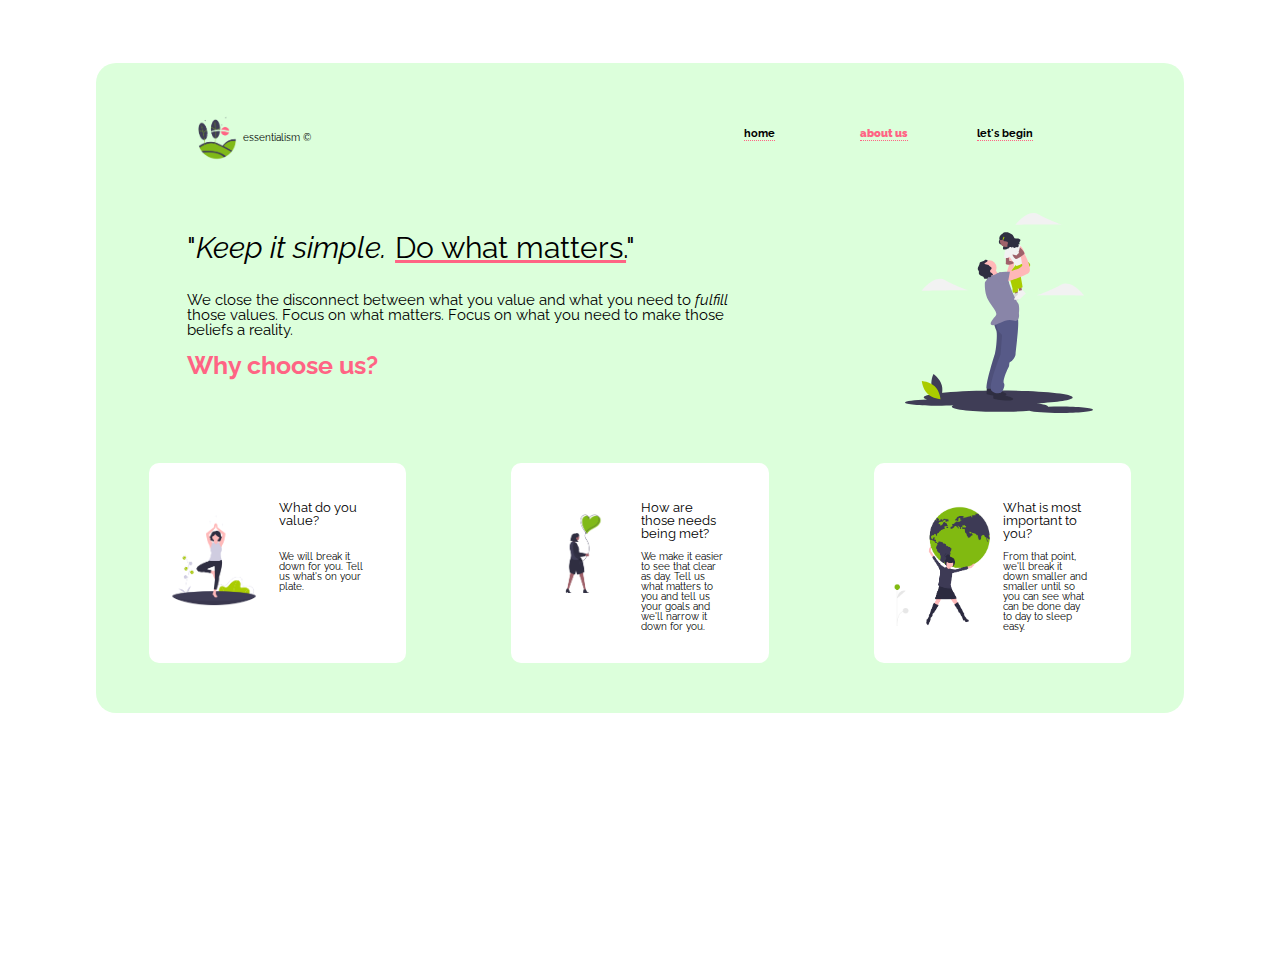
<file: index.html>
<!DOCTYPE html>
<html lang="en">
  <head>
    <meta charset="UTF-8" />
    <meta name="viewport" content="width=device-width, initial-scale=1.0" />
    <link rel="stylesheet" href="style/index.css" />
    <link
      href="https://fonts.googleapis.com/css2?family=Raleway:wght@300&display=swap"
      rel="stylesheet"
    />
    <link
      rel="stylesheet"
      href="https://cdnjs.cloudflare.com/ajax/libs/animate.css/4.0.0/animate.min.css"
    />
    <title>essentialism: Keep it simple. Do what matters.</title>
  </head>

  <body>
    <div class="main-container">

      <!----------------HEADER/NAV ------------------->

      <header>
        <div class="logo">
          <img
            src="images/naturee.png"
            alt="picturescape of flowers and hills"
          />
          <p>essentialism &#169;</p>
        </div>
        <nav>
          <div class="link">
            <a href="#home">home</a>
          </div>
          <div class="link">
            <a href="about.html"><span class="one">about us</span></a>
          </div>
          <div class="link">
            <a href="https://frontend-mu-ten.vercel.app/">let's begin</a>
          </nav>
        </header>

        <!--------------- END HEADER/NAV -->
      

        <!---------------- MIDDLE SECTION ----------------->
      <div class="middle-section">
        <div class="text-section">
          <div>
            <main>
            <h1>
              "<span class="header-style">Keep it simple.</span>
              <span class="header-style-two">Do what matters.</span>"
            </h1>
          </div>
          <div class="text-section-main">
            We close the disconnect between what you value and what you need to
            <span class="two">fulfill</span> those values. Focus on what
            matters. Focus on what you need to make those beliefs a reality.
          </div>
          <div>
            <h2>Why choose us?</h2>
          </div>
        </div>
        <div class="middle-image">
          <img src="images/family2.svg" alt="man holding up daughter to sky" />
        </div>
      </div>
    </main>

    <!----------------- END MIDDLE SECTION ---------------->

    <!---------------- FOOTER CARDS ----------------->

      <div class="footer">

        <!------------------ CARD ONE -->
        <div class="card" id="card-class">
          <div class="footer-image" class="footer-image-1">
            <img src="images/yoga2.png" alt="woman doing yoga" />
          </div>
          <div class="card-text">
            <div class="card-text-header">
              <h3>What do you value?</h3></div>
            <div class="card-text-paragraph">
              We will break it down for you. Tell us what's on your plate.
            </div>
          </div>
        </div>
        <div class="card">
          <div class="footer-image">
            <img
              src="images/heart3.png"
              alt="woman alone holding heart balloon"
            />
          </div>

          <!------------------ CARD TWO ---------------->

          <div class="card-text">
            <div class="card-text-header">
              <h3>How are those needs being met?</h3></div>
            <div class="card-text-paragraph">
              We make it easier to see that clear as day. Tell us what matters
              to you and tell us your goals and we'll narrow it down for you.
            </div>
          </div>
        </div>
        <div class="card">
          <div class="footer-image">
            <img
              src="images/world.png"
              class="world-image"
              alt="woman trying to hold world on shoulders"
            />
          </div>

          <!---------------- CARD THREE --------------->
          
          <div class="card-text">
            <div class="card-text-header">
              <h3>What is most important to you?</h3>
            </div>
            <div class="card-text-paragraph">
              From that point, we'll break it down smaller and smaller until so
              you can see what can be done day to day to sleep easy.
            </div>
          </div>

          <!------------------- END FOOTER CARDS SECTION -->
        </div>
      </div>
    </div>
  </body>
</html>
</file>
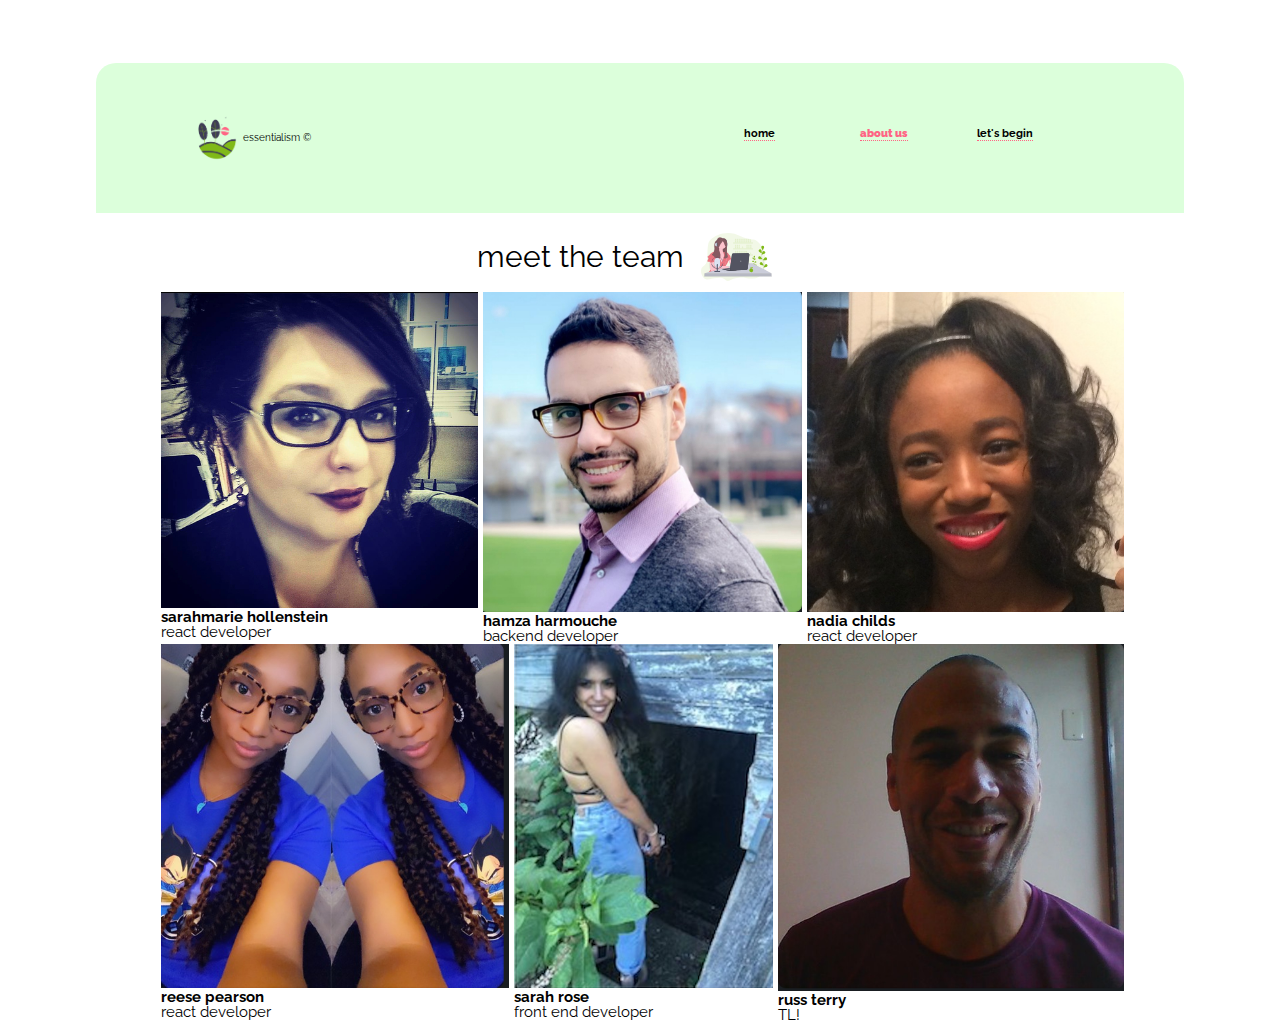
<file: about.html>
<!DOCTYPE html>
<html lang="en">
  <head>
    <meta charset="UTF-8" />
    <meta name="viewport" content="width=device-width, initial-scale=1.0" />
    <link rel="stylesheet" href="style/index.css" />
    <link
      href="https://fonts.googleapis.com/css2?family=Raleway:wght@300&display=swap"
      rel="stylesheet"
    />
    <link
      rel="stylesheet"
      href="https://cdnjs.cloudflare.com/ajax/libs/animate.css/4.0.0/animate.min.css"
    />
    <link rel="shortcut icon" type="image/x-icon" href="images/favicon.ico" />
    <title>essentialism: about the team.</title>
  </head>

  <body>
    <div class="main-container">

      <!------------------- HEADER/NAV --------------->
      <header>
        <div class="logo">
          <img
            src="images/naturee.png"
            alt="picturescape of flowers and hills"
          />
          <p>essentialism &#169;</p>
        </div>
        <nav>
          <div class="link">
            <a href="index.html">home</a>
          </div>
          <div class="link">
            <a href="#about"><span class="one">about us</span></a>
          </div>
          <div class="link">
            <a href="https://frontend-mu-ten.vercel.app/">let's begin</a>
          </nav>
        </header>

        <!------------- END HEADER/NAV ------------------>

        <!--------------- TITLE ---------->
      
      <div class="middle-content" id="team-content">
          <h1>meet the team</h1>
          <img src="images/programmer2.svg">
      </div>

          <!------------ END TITLE ----------->

          <!------------- BEGIN MEMBER CARDS --------->

          <section class="member-section">
          <div class="team-flex">


            <!------------------ CARD ONE --------->
            <div class="photo">
              <a href="https://github.com/sarahmarie1976" id="team-a"><img class="team-pic" src="images/sarahmarie.png" alt="sarahmarie">
                  <p class="name-text">sarahmarie hollenstein</p></a>
                  <p class="role">react developer</p>
              </div>
        
                    
                          
           <!------------------ CARD TWO --------->
             
          <div class="photo">
            <a href="https://github.com/harmouche" id="team-a" > <img class="team-pic" src="images/hamza.png" alt="hamza"> 
          <p class="name-text">hamza harmouche</p></a>
          <p class="role">backend developer</p>
   </div>
      
             
                 <!------------------ CARD THREE --------->

   <div class="photo">
   <a href="https://github.com/littlebogeek" id="team-a" ><img class="team-pic" src="images/nadia.png" alt="nadia">
          <p class="name-text">nadia childs</p></a>
          <p class="role">react developer</p>
        </div>
      </div>
             <!------------------ CARD FOUR --------->
          
      <div class="team-flex">
   <div class="photo">       
        <a href="https://github.com/javachipmom" id="team-a" ><img class="team-pic" src="images/reese.png" alt="reese">
          <p class="name-text">reese pearson</p></a>
          <p class="role">react developer</p>
        </div>
              
            <!------------------ CARD FIVE --------->

   <div class="photo">      
        <a href="https://github.com/sarahrosecooper" id="team-a" ><img class="team-pic" src="images/1.jpeg" alt="sarah rose">
          <p class="name-text">sarah rose</p></a>
          <p class="role">front end developer</p>
       </div>

       <!------------------ CARD SIX --------->
       <div class="photo">      
        <a href="https://github.com/surfsol" id="team-a" ><img class="team-pic" src="images/russ.png" alt="russ terry">
          <p class="name-text">russ terry</p></a>
          <p class="role">TL!</p>
       </div>
       </div>
      </div>
      </section>

     <!------------------ END MEMBER CARD SECTION --------->
             
          </div>
      </div>
      </div>
        </div>
      </div>
    </div>
  </body>
</html>
</file>
<file: style/index.css>
/* Add CSS styling here */

/* http://meyerweb.com/eric/tools/css/reset/ 
   v2.0 | 20110126
   License: none (public domain)
*/

html,
goi body,
div,
span,
applet,
object,
iframe,
h1,
h2,
h3,
h4,
h5,
h6,
p,
blockquote,
pre,
a,
abbr,
acronym,
address,
big,
cite,
code,
del,
dfn,
em,
img,
ins,
kbd,
q,
s,
samp,
small,
strike,
strong,
sub,
sup,
tt,
var,
b,
u,
i,
center,
dl,
dt,
dd,
ol,
ul,
li,
fieldset,
form,
label,
legend,
table,
caption,
tbody,
tfoot,
thead,
tr,
th,
td,
article,
aside,
canvas,
details,
embed,
figure,
figcaption,
footer,
header,
hgroup,
menu,
nav,
output,
ruby,
section,
summary,
time,
mark,
audio,
video {
  margin: 0;
  padding: 0;
  border: 0;
  font-size: 100%;
  font: inherit;
  vertical-align: baseline;
}

/* HTML5 display-role reset for older browsers */
article,
aside,
details,
figcaption,
figure,
footer,
header,
hgroup,
menu,
nav,
section {
  display: block;
}
body {
  line-height: 1;
}
ol,
ul {
  list-style: none;
}
blockquote,
q {
  quotes: none;
}
blockquote:before,
blockquote:after,
q:before,
q:after {
  content: "";
  content: none;
}
table {
  border-collapse: collapse;
  border-spacing: 0;
}

html,
body {
  height: 100%;
}

html {
  font-size: 62.5%;
  box-sizing: border-box;
}

/* -------My code starts here ------- */

/* -------CSS VARIABLES ------- */
:root {
  --main-color: #dcffdb;
  --main-font: "Raleway", sans-serif;
  --second-main-color: #ff6484;
}

body {
  font-family: var(--main-font);
}

.main-container {
  margin: 5% 7%;
}

/*---------- HEADER ------------*/

header {
  background-color: var(--main-color);
  height: 150px;
  width: 100%;
  display: flex;
  align-items: center;
  border-top-left-radius: 20px;
  border-top-right-radius: 20px;
}

.logo {
  height: 33%;
  width: 20%;
  margin: 0 auto;
  text-align: baseline;
  display: flex;
  align-items: center;
  padding-right: 230px;
}

.logo img {
  max-height: 100%;
  max-width: 100%;
}

/*---------- NAV ------------*/

nav {
  height: 33%;
  width: 33%;
  display: flex;
  justify-content: space-evenly;
  align-items: center;
  padding-right: 90px;
}

.link {
  height: 40%;
  width: 30%;
}

a {
  text-decoration: none;
  font-size: 1.1rem;
  color: black;
  font-weight: bold;
  font-family: var(--main-font);
  border-bottom: 1px dotted var(--second-main-color);
}

.one {
  color: var(--second-main-color);
  font-weight: bolder;
}

a:hover {
  color: green;
  font-size: 1.2rem;
}

.one:hover {
  color: green;
}

/*---------- MIDDLE SECTION ------------*/

.middle-section {
  background-color: var(--main-color);
  height: 200px;
  width: 100%;
  display: flex;
  justify-content: space-evenly;
  margin: 0 auto;
}

.text-section {
  height: 100%;
  width: 50%;
  display: flex;
  flex-direction: column;
  justify-content: space-evenly;
  font-family: var(--main-font);
}

.text-section div {
  height: 20%;
  width: 100%;
}

h1 {
  font-size: 3rem;
  animation: bounce;
  animation-duration: 2s;
}

.header-style {
  font-style: italic;
}

.header-style-two {
  text-decoration: underline;
  text-decoration-color: var(--second-main-color);
}

h2 {
  font-size: 2.5rem;
  font-weight: bold;
  color: var(--second-main-color);
}

.text-section-main {
  font-size: 1.5rem;
}

.two {
  font-style: italic;
}

/*---------- MIDDLE SECTION IMAGE ------------*/

.middle-image {
  height: 100%;
  width: 25%;
  display: flex;
  justify-content: right;
}

.middle-image img {
  max-height: 100%;
  max-width: 100%;
}

/*---------- FOOTER ------------*/

.footer {
  background-color: var(--main-color);
  height: 300px;
  width: 100%;
  display: flex;
  align-items: center;
  justify-content: space-around;
  font-family: var(--main-font);
  border-bottom-left-radius: 20px;
  border-bottom-right-radius: 20px;
}

.card {
  background-color: white;
  padding: 10px;
  height: 60%;
  width: 20%;
  display: flex;
  border-radius: 10px;
  padding-right: 30px;
}

.card-text {
  height: 100%;
  width: 80%;
  display: flex;
  flex-direction: column;
  padding: 10px;
}

.card-text-header {
  height: 23%;
  width: 100%;
  font-size: 1.3rem;
  margin-top: 20%;
  margin-bottom: 5px;
}

.card-text-paragraph {
  height: 50%;
  width: 100%;
  margin-top: 5px;
}

/*---------- FOOTER IMAGE ------------*/

.footer-image {
  height: 100%;
  width: 100%;
  margin-top: 15%;
}

.footer-image img {
  max-height: 100%;
  max-width: 100%;
  padding-right: 10px;
}

.world-image img {
  padding-bottom: 20px;
}

/*---------- ABOUT TEAM PAGE ------------*/

#team-content img {
  max-height: 10%;
  max-width: 10%;
  justify-items: center;
  margin-left: 17px;
}
#team-content {
  margin-top: 20px;
  display: flex;
  text-align: baseline;
  align-items: center;
  margin-left: 35%;
  margin-bottom: 11.2px;
}

#team-a {
  border-bottom: none;
}

.member-section {
  margin-top: 20px;
  width: 89%;
  margin: 0 auto;
}
.team-flex {
  display: flex;
  flex-direction: row;
}

.team-pic {
  max-width: 100%;
  max-height: 100%;
}

.photo {
  margin-left: 5px;
}

.team-flex p {
  font-size: 1.5rem;
}

/* --------- MEDIA 1024PX -----------
 -----------------------------------
 ----------------------------------- */
@media (max-width: 1024px) {
  .main-container {
    margin-top: 170px;
  }

  .middle-section {
    height: 40vh;
    width: 100%;
  }

  /* --------- MEDIA 800PX -----------
 -----------------------------------
 ----------------------------------- */
  @media (max-width: 800px) {
    .middle-section {
      height: 18vh;
      width: 100%;
    }

    .logo {
      margin-left: 30px;
    }

    h1 {
      font-size: 3.5rem;
    }

    .text-section-main {
      margin-top: 40px;
      font-size: 2.5rem;
    }

    h2 {
      margin-top: 146px;
      font-size: 3.5rem;
    }

    .middle-image {
      height: 100%;
      width: 30%;
    }

    /*---------- FOOTER ------------*/

    .footer {
      height: 60vh;
      width: 100%;
      align-items: center;
      justify-content: space-around;
    }

    .card {
      height: 35%;
      width: 50%;
      margin-bottom: 10px;
      margin: 12px;
      padding: 20px;
    }

    .footer-image {
      margin-top: 25%;
    }

    .card-text {
      width: 100%;
      display: flex;
      padding: 3px;
    }

    .card-text-paragraph {
      margin-top: 8px;
    }

    team-flex {
      max-height: 40%;
      max-width: 40%;
    }
  }

  /* --------- MEDIA 500PX -----------
 -----------------------------------
 ----------------------------------- */

  @media (max-width: 500px) {
    .main-container {
      margin: 5% 7%;
    }

/*---------- HEADER/NAV ------------*/

    header {
      padding-left: 20px;
      height: 40px;
      max-width: 76vw;
      font-size: 0.8rem;
    }

    .logo {
      padding-right: 20px;
    }

    nav {
      width: 100%;
      align-items: flex-start;
      padding-right: 1px;
    }

    .link {
      width: 17%;
    }

    a {
      font-size: 1rem;
      border-bottom: none;
    }

    a:hover {
      font-size: 1.1rem;
    }

    h1 {
      margin-top: 10px;
      font-size: 2rem;
    }

    .middle-image {
      width: 30%;
    }

    .text-section-main {
      margin-top: 55px;
      font-size: 1rem;
    }

    h2 {
      margin-top: 55px;
      font-size: 2rem;
    }

    /*---------- FOOTER ------------*/

    .footer {
      height: 50%;
      flex-direction: column;
    }

    .card {
      width: 75%;
      border-radius: 10px;
      margin-bottom: 10px;
    }

    #card-class {
      margin-top: 90px;
    }

    .card-text {
      width: 80%;
      flex-direction: column;
      padding: 10px;
    }

    .card-text-header {
      font-size: 1.3rem;
    }

    /* ABOUT TEAM */

    #team-content img {
      justify-items: center;
      margin-left: 17px;
    }
    #team-content {
      margin-top: 20px;
      display: flex;
      text-align: baseline;
      align-items: center;
      margin-left: 25%;
      margin-bottom: 12px;
      max-height: 50%;
    }

    #team-a {
      border-bottom: none;
    }

    .member-section {
      max-height: 40%;
      margin-top: 50px;
      width: 95%;
      margin: 0 auto;
    }
    .team-flex {
      margin-top: 40px;
    }

    
    }
  }
}
</file>
